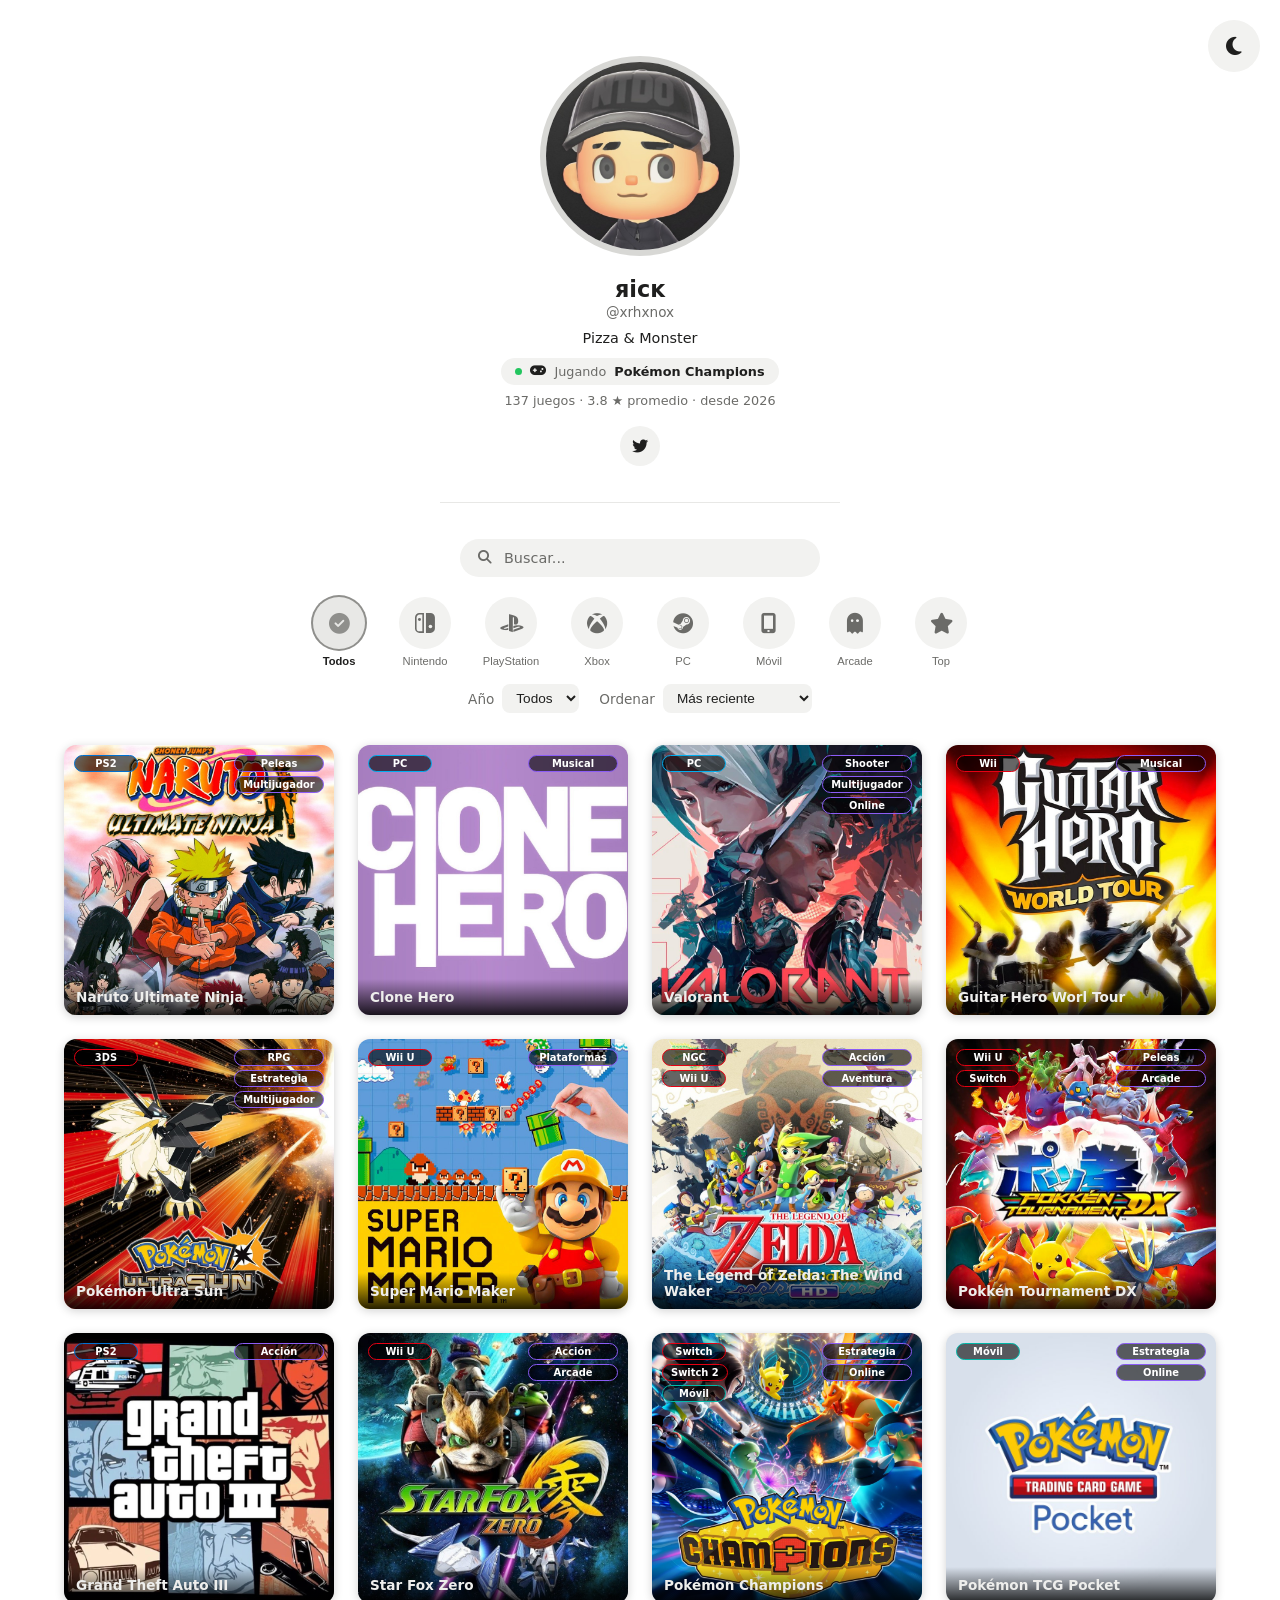
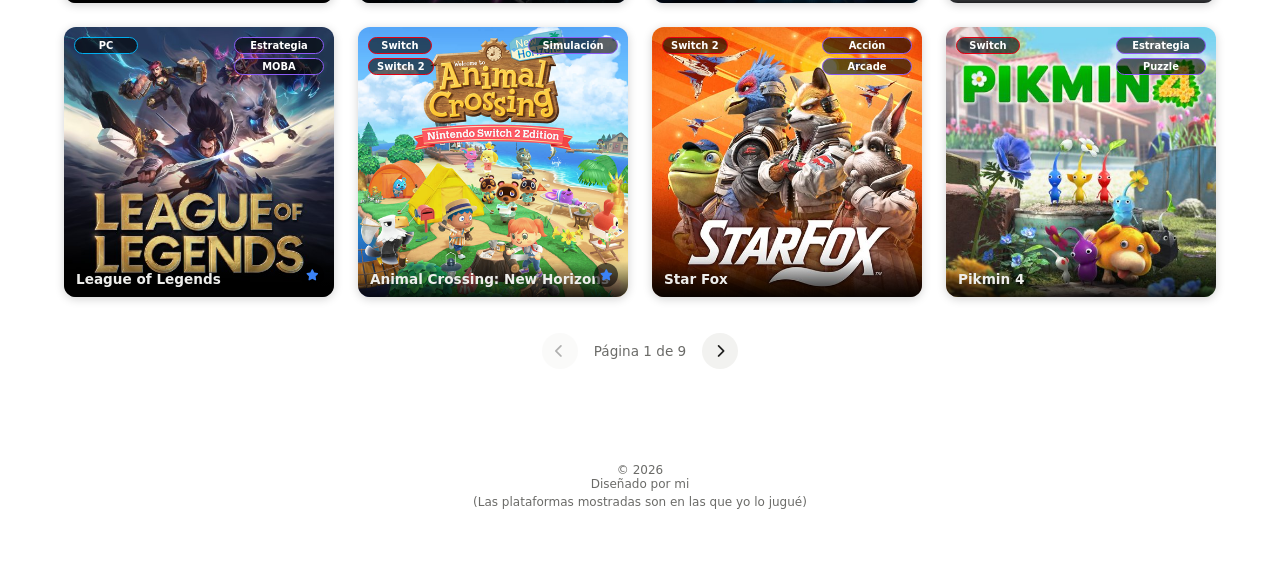
<file: index.html>
<!DOCTYPE html>
<html lang="es">
<head>
  <meta charset="UTF-8">
  <meta name="viewport" content="width=device-width, initial-scale=1.0">
  <title>Rick | Games</title>

  <script>
    (function() {
      var saved = localStorage.getItem("rhxgames_theme");
      var theme = saved || (window.matchMedia("(prefers-color-scheme: light)").matches ? "light" : "dark");
      document.documentElement.setAttribute("data-theme", theme);
    })();
  </script>

  <link rel="icon" href="assets/img/web/favicon.png">
  <link rel="stylesheet" href="css/style.css">
  <link rel="stylesheet" href="https://cdnjs.cloudflare.com/ajax/libs/font-awesome/6.5.1/css/all.min.css">
</head>
<body>

  <button type="button" id="themeToggle" class="icon-btn theme-toggle-fixed" aria-label="Cambiar tema claro/oscuro"></button>

  <header class="profile-header">
    <div class="profile-content">
      <div class="profile-photo-wrap">
        <img src="assets/img/web/profile.png" alt="Rick" class="profile-photo" id="profilePhoto">
      </div>
      <div class="profile-info">
        <h1 class="profile-name">яicᴋ</h1>
        <p class="profile-handle">@xrhxnox</p>
        <p class="profile-bio" id="profileBio">Jugando cosas</p>
        <div class="status-badge" id="statusBadge" hidden></div>
        <p class="profile-stats" id="profileStats" hidden></p>
        <div class="header-actions">
          <a class="icon-btn" href="https://x.com/xrhxnox" target="_blank" rel="noopener" aria-label="Sígueme en X: @xrhxnox">
            <i class="fa-brands fa-twitter"></i>
          </a>
        </div>
      </div>
    </div>
  </header>

  <hr class="section-divider">

  <main>
    <div class="search-bar">
      <i class="fa-solid fa-magnifying-glass"></i>
      <input type="text" id="searchInput" placeholder="Buscar...">
      <button type="button" id="clearSearchBtn" class="clear-search-btn" hidden aria-label="Borrar búsqueda"><i class="fa-solid fa-xmark"></i></button>
    </div>

    <div class="controls">
      <div class="filters" id="filters">
        <button class="filter-btn active" data-filter="todos"><span class="filter-icon"><i class="fa-solid fa-circle-check"></i></span><span class="filter-label">Todos</span></button>
        <button class="filter-btn" data-filter="nintendo"><span class="filter-icon"><i class="switch-icon"><svg viewBox="0 0 24 24" xmlns="http://www.w3.org/2000/svg" aria-hidden="true"><path d="M10.2 2.8 L6.5 2.8 A3.7 3.7 0 0 0 2.8 6.5 L2.8 17.5 A3.7 3.7 0 0 0 6.5 21.2 L10.2 21.2 Z" fill="none" stroke="currentColor" stroke-width="1.6"/><circle cx="6.5" cy="8.5" r="1.5" fill="currentColor"/><path d="M13 2 L17.5 2 A4.5 4.5 0 0 1 22 6.5 L22 17.5 A4.5 4.5 0 0 1 17.5 22 L13 22 Z" fill="currentColor"/><circle cx="17.5" cy="15.5" r="1.8" fill="var(--surface)"/></svg></i></span><span class="filter-label">Nintendo</span></button>
        <button class="filter-btn" data-filter="playstation"><span class="filter-icon"><i class="fa-brands fa-playstation"></i></span><span class="filter-label">PlayStation</span></button>
        <button class="filter-btn" data-filter="xbox"><span class="filter-icon"><i class="fa-brands fa-xbox"></i></span><span class="filter-label">Xbox</span></button>
        <button class="filter-btn" data-filter="pc"><span class="filter-icon"><i class="fa-brands fa-steam"></i></span><span class="filter-label">PC</span></button>
        <button class="filter-btn" data-filter="mobile"><span class="filter-icon"><i class="fa-solid fa-mobile-screen-button"></i></span><span class="filter-label">Móvil</span></button>
        <button class="filter-btn" data-filter="arcade"><span class="filter-icon"><i class="fa-solid fa-ghost"></i></span><span class="filter-label">Arcade</span></button>
        <button class="filter-btn" data-filter="top"><span class="filter-icon"><i class="fa-solid fa-star"></i></span><span class="filter-label">Top</span></button>
      </div>

      <div class="console-filters" id="consoleFilters"></div>

      <div class="selects-row">
        <div class="year-select">
          <label for="year">Año</label>
          <select id="year"></select>
        </div>

        <div class="year-select">
          <label for="sortSelect">Ordenar</label>
          <select id="sortSelect">
            <option value="fecha">Más reciente</option>
            <option value="rating">Mejor calificado</option>
            <option value="rating-asc">Menor calificación</option>
          </select>
        </div>
      </div>
    </div>

    <p class="empty-state" id="emptyState" hidden>Aún no hay nada aqui lol</p>

    <section class="grid" id="grid"></section>

    <div class="pagination" id="pagination"></div>
  </main>

  <footer class="site-footer">
    <p>&copy; <span id="copyrightYear"></span><br>Diseñado por mi</p>
    <p class="footer-note">(Las plataformas mostradas son en las que yo lo jugué)</p>
  </footer>

  <script src="js/utils.js"></script>
  <script src="js/data.js"></script>
  <script src="js/status.js"></script>
  <script src="js/profile.js"></script>
  <script src="js/app.js"></script>
</body>
</html>
</file>
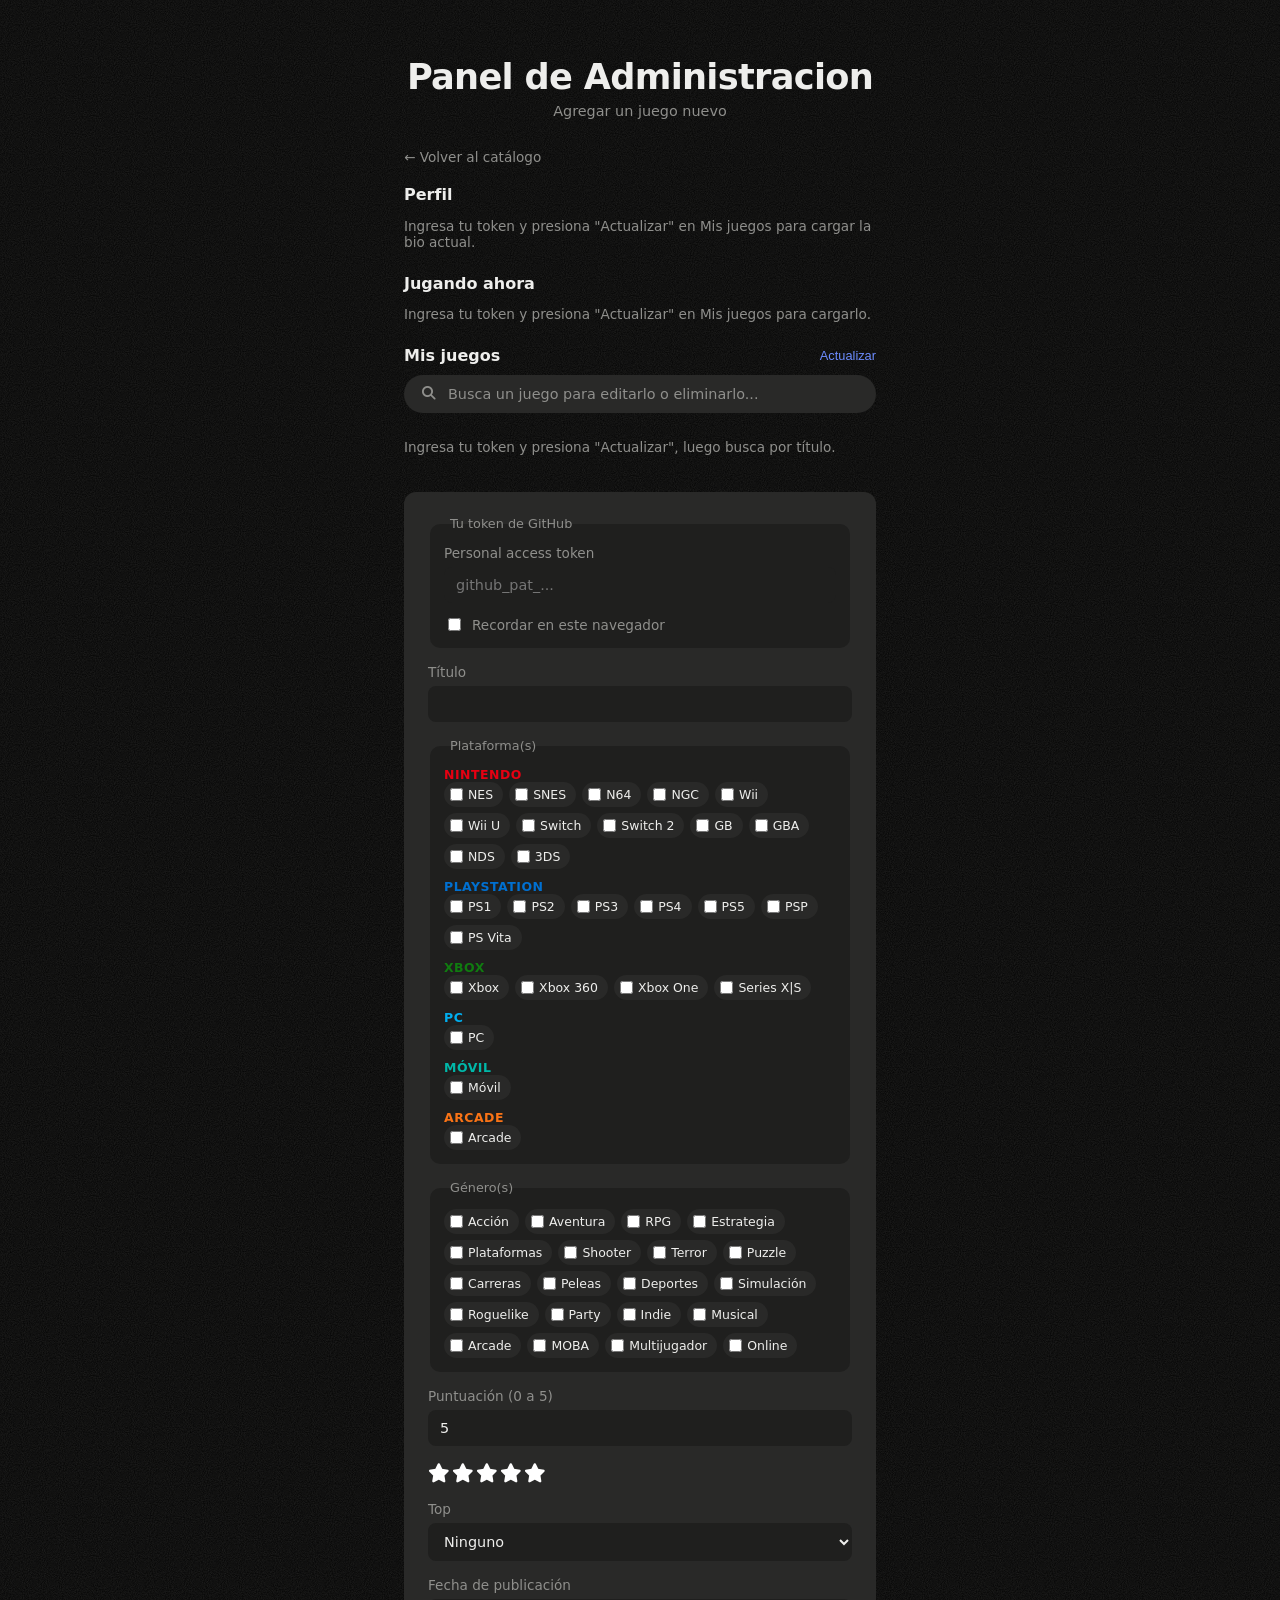
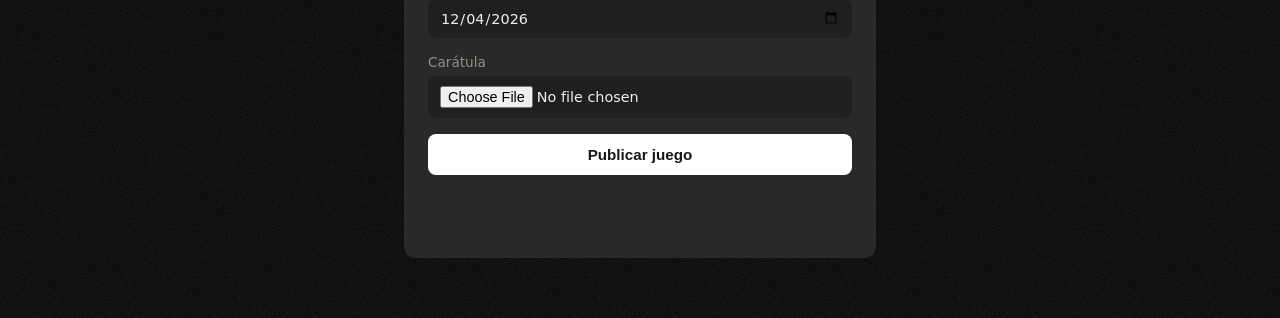
<file: admin.html>
<!DOCTYPE html>
<html lang="es">
<head>
<meta charset="UTF-8">
<meta name="viewport" content="width=device-width, initial-scale=1.0">
<meta name="robots" content="noindex, nofollow">
<title>Admin — Agregar juego</title>
<link rel="stylesheet" href="css/style.css">
<link rel="stylesheet" href="https://cdnjs.cloudflare.com/ajax/libs/font-awesome/6.5.1/css/all.min.css">
</head>
<body>

  <header class="site-header">
    <h1>Panel de Administracion</span></h1>
    <p class="subtitle">Agregar un juego nuevo</p>
  </header>

  <main class="admin-main">
    <a class="back-link" href="index.html">&larr; Volver al catálogo</a>

    <section class="status-section">
      <div class="entries-header">
        <h2>Perfil</h2>
      </div>
      <p class="entries-hint" id="profileFormHint">Ingresa tu token y presiona "Actualizar" en Mis juegos para cargar la bio actual.</p>
      <div class="status-form" id="profileForm" hidden>
        <input type="text" id="profileBioInput" placeholder="Bio del perfil" maxlength="120">
        <label>
          Foto de perfil nueva (opcional)
          <input type="file" id="profileFotoInput" accept="image/*">
        </label>
        <div class="status-form-actions">
          <button type="button" id="saveProfileBtn" class="text-btn">Guardar perfil</button>
        </div>
        <p class="status" id="profileFormStatus"></p>
      </div>
    </section>

    <section class="status-section">
      <div class="entries-header">
        <h2>Jugando ahora</h2>
      </div>
      <p class="entries-hint" id="statusFormHint">Ingresa tu token y presiona "Actualizar" en Mis juegos para cargarlo.</p>
      <div class="status-form" id="statusForm" hidden>
        <input type="text" id="statusTitulo" placeholder="¿Qué estás jugando?">
        <div class="status-form-actions">
          <button type="button" id="saveStatusBtn" class="text-btn">Guardar estado</button>
          <button type="button" id="clearStatusBtn" class="text-btn danger-text-btn">Quitar estado</button>
        </div>
        <p class="status" id="statusFormStatus"></p>
      </div>
    </section>

    <section class="entries-section">
      <div class="entries-header">
        <h2>Mis juegos</h2>
        <button type="button" id="refreshEntriesBtn" class="text-btn">Actualizar</button>
      </div>
      <div class="search-bar entries-search-bar">
        <i class="fa-solid fa-magnifying-glass"></i>
        <input type="text" id="entriesSearchInput" placeholder="Busca un juego para editarlo o eliminarlo...">
      </div>
      <div class="entries-list" id="entriesList">
        <p class="entries-hint">Ingresa tu token y presiona "Actualizar", luego busca por título.</p>
      </div>
    </section>

    <div class="success-banner" id="successBanner" hidden>
      <p id="successMessage"></p>
      <button type="button" id="addAnotherBtn">+ Agregar otro juego</button>
    </div>

    <form class="admin-form" id="addForm">
      <div class="edit-banner" id="editBanner" hidden>
        Editando <strong id="editingTitle"></strong>
        <button type="button" id="cancelEditBtn">Cancelar</button>
      </div>

      <fieldset>
        <legend>Tu token de GitHub</legend>
        <label>
          Personal access token
          <input type="password" id="token" placeholder="github_pat_..." autocomplete="off" required>
        </label>
        <label class="checkbox-row">
          <input type="checkbox" id="rememberToken">
          Recordar en este navegador
        </label>
      </fieldset>

      <label>
        Título
        <input type="text" id="titulo" required>
      </label>

      <fieldset id="platformFieldset">
        <legend>Plataforma(s)</legend>
        <div class="platform-picker" id="platformPicker"></div>
      </fieldset>

      <fieldset id="genreFieldset">
        <legend>Género(s)</legend>
        <div class="platform-options" id="genrePicker"></div>
      </fieldset>

      <label>
        Puntuación (0 a 5)
        <input type="number" id="puntuacion" min="0" max="5" step="0.5" value="5" required>
      </label>
      <div class="rating-preview" id="ratingPreview"></div>

      <label>
        Top
        <select id="top">
          <option value="">Ninguno</option>
          <option value="top5">★ Top 5</option>
          <option value="top15">★ Top 15</option>
        </select>
      </label>

      <label>
        Fecha de publicación
        <input type="date" id="fecha" required>
      </label>

      <label>
        Carátula
        <input type="file" id="imagen" accept="image/*" required>
      </label>
      <p class="current-image-hint" id="currentImageHint" hidden></p>

      <button type="submit" id="submitBtn">Publicar juego</button>
      <p class="status" id="status"></p>
    </form>
  </main>

  <script src="js/utils.js"></script>
  <script src="js/admin.js"></script>
</body>
</html>
</file>
<file: css/style.css>
:root {
  --bg: #1f1f1e;
  --surface: #292928;
  --surface-hover: #323231;
  --text: #eeeeec;
  --text-dim: #8f8f8c;
  --accent: #6c8cff;
  --star: #ffffff;
  --star-dim: #45453f;
  --radius: 12px;

  --plat-nintendo: #e60012;
  --plat-playstation: #0070d1;
  --plat-xbox: #107c10;
  --plat-pc: #00aeef;
  --plat-mobile: #00b8a9;
  --plat-arcade: #f97316;
  --genre-color: #8b5cf6;

  --photo-border: #3a3a38;
  --overlay-text: #eeeeec;
  --overlay-text-dim: #8f8f8c;
  --todos-accent: #ffffff;
  --grain: url("data:image/svg+xml,%3Csvg xmlns='http://www.w3.org/2000/svg' width='200' height='200'%3E%3Cfilter id='n'%3E%3CfeTurbulence type='fractalNoise' baseFrequency='0.85' numOctaves='3' stitchTiles='stitch'/%3E%3CfeColorMatrix type='matrix' values='0 0 0 0 0 0 0 0 0 0 0 0 0 0 0 0 0 0 0.9 0'/%3E%3C/filter%3E%3Crect width='100%25' height='100%25' filter='url(%23n)'/%3E%3C/svg%3E");
}

:root[data-theme="light"] {
  --bg: #ffffff;
  --surface: #f2f2f0;
  --surface-hover: #e8e8e6;
  --text: #1f1f1e;
  --text-dim: #6b6b68;
  --photo-border: #d8d8d5;
  --todos-accent: #8f8f8c;
  --grain: none;
}

* { box-sizing: border-box; }

[hidden] { display: none !important; }

html, body {
  margin: 0;
  padding: 0;
  background-color: var(--bg);
  background-image: var(--grain);
  background-repeat: repeat;
  background-size: 180px 180px;
  color: var(--text);
  font-family: "Segoe UI", system-ui, -apple-system, sans-serif;
}

body {
  animation: fadeIn 1.5s ease;
}

@keyframes fadeIn {
  from { opacity: 0; }
  to { opacity: 1; }
}

@media (prefers-reduced-motion: reduce) {
  body {
    animation: none;
  }
}

.site-header {
  text-align: center;
  padding: 56px 20px 28px;
}

.site-header h1 {
  margin: 0;
  font-size: 2.2rem;
  font-weight: 700;
  letter-spacing: -0.02em;
}

.site-header h1 span {
  color: var(--accent);
}

.subtitle {
  color: var(--text-dim);
  margin: 6px 0 0;
  font-size: 0.9rem;
}

.profile-header {
  text-align: center;
  padding: 56px 20px 0;
}

.profile-content {
  display: flex;
  flex-direction: column;
  align-items: center;
  justify-content: center;
  gap: 20px;
  max-width: 700px;
  margin: 0 auto;
}

.profile-info {
  text-align: center;
}

.profile-photo-wrap {
  position: relative;
  border-radius: 50%;
  flex-shrink: 0;
}

.profile-photo-wrap::before,
.profile-photo-wrap::after {
  content: "";
  position: absolute;
  inset: 0;
  border-radius: 50%;
  border: 2px solid var(--photo-border);
  opacity: 0;
  animation: echoPulse 2.5s ease-out infinite;
  pointer-events: none;
}

.profile-photo-wrap::after {
  animation-delay: 1.25s;
}

@keyframes echoPulse {
  0% {
    transform: scale(1);
    opacity: 0.5;
  }
  100% {
    transform: scale(1.12);
    opacity: 0;
  }
}

@media (prefers-reduced-motion: reduce) {
  .profile-photo-wrap::before,
  .profile-photo-wrap::after {
    animation: none;
  }
}

.profile-photo {
  width: 200px;
  height: 200px;
  max-width: 55vw;
  max-height: 55vw;
  border-radius: 50%;
  border: 6px solid var(--photo-border);
  object-fit: cover;
  display: block;
}

.profile-name {
  margin: 0;
  font-size: 1.4rem;
  font-weight: 700;
}

.profile-handle {
  margin: 2px 0 0;
  color: var(--text-dim);
  font-size: 0.85rem;
}

.profile-bio {
  margin: 10px 0 0;
  font-size: 0.9rem;
  color: var(--text);
}

.profile-stats {
  margin: 8px 0 18px;
  font-size: 0.8rem;
  color: var(--text-dim);
}

.status-badge {
  display: inline-flex;
  align-items: center;
  gap: 8px;
  margin: 12px 0 0;
  padding: 6px 14px;
  background: var(--surface);
  border-radius: 999px;
  font-size: 0.8rem;
  color: var(--text);
}

.status-badge .status-dot {
  width: 7px;
  height: 7px;
  border-radius: 50%;
  background: #22c55e;
  animation: statusPulse 1.8s ease-in-out infinite;
  flex-shrink: 0;
}

.status-badge .status-verb {
  color: var(--text-dim);
}

.status-badge .status-title {
  font-weight: 600;
}

@keyframes statusPulse {
  0%, 100% { opacity: 1; }
  50% { opacity: 0.3; }
}

@media (prefers-reduced-motion: reduce) {
  .status-badge .status-dot {
    animation: none;
  }
}

.header-actions {
  display: flex;
  align-items: center;
  justify-content: center;
  gap: 10px;
}

.icon-btn {
  display: inline-flex;
  align-items: center;
  justify-content: center;
  width: 40px;
  height: 40px;
  background: var(--surface);
  color: var(--text);
  text-decoration: none;
  border: none;
  border-radius: 50%;
  font-size: 1rem;
  cursor: pointer;
  transition: background 0.15s ease;
}

.theme-toggle-fixed {
  position: fixed;
  top: 20px;
  right: 20px;
  z-index: 10;
  width: 52px;
  height: 52px;
  font-size: 1.3rem;
}

.icon-btn:hover {
  background: var(--surface-hover);
}

.section-divider {
  width: 33%;
  max-width: 400px;
  margin: 36px auto;
  border: none;
  border-top: 1px solid var(--surface-hover);
}

main {
  max-width: 1200px;
  margin: 0 auto;
  padding: 0 24px 60px;
}

.search-bar {
  display: flex;
  align-items: center;
  gap: 10px;
  background: var(--surface);
  border-radius: 999px;
  padding: 10px 18px;
  margin: 0 auto 20px;
  max-width: 360px;
}

.search-bar i {
  color: var(--text-dim);
  font-size: 0.85rem;
}

.search-bar input {
  background: transparent;
  border: none;
  outline: none;
  color: var(--text);
  font-size: 0.9rem;
  font-family: inherit;
  width: 100%;
}

.search-bar input::placeholder {
  color: var(--text-dim);
}

.clear-search-btn {
  display: flex;
  align-items: center;
  justify-content: center;
  background: none;
  border: none;
  padding: 0;
  cursor: pointer;
  flex-shrink: 0;
}

.clear-search-btn:hover i {
  color: var(--text);
}

.controls {
  display: flex;
  flex-direction: column;
  align-items: center;
  justify-content: center;
  gap: 16px;
  margin-bottom: 32px;
}

.filters {
  display: flex;
  flex-wrap: wrap;
  justify-content: center;
  gap: 18px;
}

.console-filters {
  display: flex;
  flex-wrap: wrap;
  justify-content: center;
  gap: 8px;
  max-width: 640px;
}

.console-filter-btn {
  background: var(--surface);
  color: var(--text-dim);
  border: 1px solid transparent;
  border-radius: 999px;
  padding: 5px 12px;
  font-size: 0.75rem;
  font-family: inherit;
  cursor: pointer;
  text-align: center;
  width: var(--console-filter-width, auto);
  transition: color 0.15s ease, border-color 0.15s ease;
}

.console-filter-btn:hover,
.console-filter-btn.active {
  color: var(--platform-color, var(--text));
  border-color: var(--platform-color, var(--text-dim));
}

.filter-btn {
  display: flex;
  flex-direction: column;
  align-items: center;
  gap: 6px;
  width: 68px;
  background: none;
  border: none;
  color: var(--text-dim);
  padding: 0;
  cursor: pointer;
}

.filter-icon {
  display: flex;
  align-items: center;
  justify-content: center;
  width: 52px;
  height: 52px;
  border-radius: 50%;
  background: var(--surface);
  font-size: 1.3rem;
  transition: background 0.15s ease, transform 0.15s ease;
}

.filter-label {
  font-size: 0.7rem;
  line-height: 1.2;
  text-align: center;
}

.filter-btn:hover .filter-icon {
  background: var(--surface-hover);
  transform: translateY(-2px);
}

.filter-btn:hover .filter-label {
  color: var(--text);
}

.filter-btn i {
  color: var(--text-dim);
  transition: color 0.15s ease;
}

.switch-icon {
  display: inline-flex;
  align-items: center;
  justify-content: center;
}

.switch-icon svg {
  width: 1.15em;
  height: 1.15em;
  display: block;
}

.filter-btn[data-filter="todos"]:hover i, .filter-btn[data-filter="todos"].active i { color: var(--todos-accent); }
.filter-btn[data-filter="nintendo"]:hover i, .filter-btn[data-filter="nintendo"].active i { color: var(--plat-nintendo); }
.filter-btn[data-filter="playstation"]:hover i, .filter-btn[data-filter="playstation"].active i { color: var(--plat-playstation); }
.filter-btn[data-filter="xbox"]:hover i, .filter-btn[data-filter="xbox"].active i { color: var(--plat-xbox); }
.filter-btn[data-filter="pc"]:hover i, .filter-btn[data-filter="pc"].active i { color: var(--plat-pc); }
.filter-btn[data-filter="mobile"]:hover i, .filter-btn[data-filter="mobile"].active i { color: var(--plat-mobile); }
.filter-btn[data-filter="arcade"]:hover i, .filter-btn[data-filter="arcade"].active i { color: var(--plat-arcade); }
.filter-btn[data-filter="top"]:hover i, .filter-btn[data-filter="top"].active i { color: #facc15; }

.filter-btn.active {
  color: var(--text);
  font-weight: 600;
}

.filter-btn.active .filter-icon {
  background: var(--surface-hover);
  box-shadow: 0 0 0 2px var(--accent);
}

.filter-btn[data-filter="todos"].active .filter-icon { box-shadow: 0 0 0 2px var(--todos-accent); }
.filter-btn[data-filter="nintendo"].active .filter-icon { box-shadow: 0 0 0 2px var(--plat-nintendo); }
.filter-btn[data-filter="playstation"].active .filter-icon { box-shadow: 0 0 0 2px var(--plat-playstation); }
.filter-btn[data-filter="xbox"].active .filter-icon { box-shadow: 0 0 0 2px var(--plat-xbox); }
.filter-btn[data-filter="pc"].active .filter-icon { box-shadow: 0 0 0 2px var(--plat-pc); }
.filter-btn[data-filter="mobile"].active .filter-icon { box-shadow: 0 0 0 2px var(--plat-mobile); }
.filter-btn[data-filter="arcade"].active .filter-icon { box-shadow: 0 0 0 2px var(--plat-arcade); }
.filter-btn[data-filter="top"].active .filter-icon { box-shadow: 0 0 0 2px #facc15; }

.selects-row {
  display: flex;
  flex-wrap: wrap;
  justify-content: center;
  gap: 20px;
}

.year-select {
  display: flex;
  align-items: center;
  gap: 8px;
  color: var(--text-dim);
  font-size: 0.85rem;
}

.year-select select {
  background: var(--surface);
  color: var(--text);
  border: none;
  border-radius: 8px;
  padding: 6px 10px;
  font-size: 0.85rem;
}

.empty-state {
  color: var(--text-dim);
  text-align: center;
  padding: 60px 0;
}

.grid {
  display: grid;
  grid-template-columns: repeat(auto-fill, minmax(240px, 1fr));
  gap: 24px;
}

.pagination {
  display: flex;
  align-items: center;
  justify-content: center;
  gap: 16px;
  margin-top: 36px;
}

.pagination button {
  background: var(--surface);
  color: var(--text);
  border: none;
  border-radius: 999px;
  width: 36px;
  height: 36px;
  font-size: 0.85rem;
  cursor: pointer;
  transition: background 0.15s ease;
}

.pagination button:hover:not(:disabled) {
  background: var(--surface-hover);
}

.pagination button:disabled {
  opacity: 0.35;
  cursor: default;
}

.pagination .page-label {
  color: var(--text-dim);
  font-size: 0.85rem;
}

.card {
  position: relative;
  border-radius: var(--radius);
  overflow: hidden;
  background: var(--surface);
  aspect-ratio: 1 / 1;
  cursor: default;
  box-shadow: 0 2px 10px rgba(0, 0, 0, 0.18);
}

.card img {
  width: 100%;
  height: 100%;
  object-fit: cover;
  display: block;
  transition: transform 0.3s ease;
}

.card:hover img {
  transform: scale(1.06);
}

.platform-tags {
  position: absolute;
  top: 10px;
  left: 10px;
  z-index: 2;
  display: flex;
  flex-direction: column;
  align-items: flex-start;
  gap: 4px;
}

.genre-tags {
  position: absolute;
  top: 10px;
  right: 10px;
  z-index: 2;
  display: flex;
  flex-direction: column;
  align-items: flex-end;
  gap: 4px;
}

.platform-tag {
  background: rgba(0, 0, 0, 0.6);
  color: #ffffff;
  border: 1px solid var(--platform-color, #9aa1ac);
  font-size: 0.62rem;
  font-weight: 700;
  padding: 2px 8px;
  border-radius: 999px;
  white-space: nowrap;
  min-width: 64px;
  text-align: center;
}

.platform-tag.genre-tag {
  border-color: var(--genre-color);
  width: var(--genre-tag-width, auto);
  min-width: 0;
}

.card .title-bar {
  position: absolute;
  left: 0; right: 0; bottom: 0;
  padding: 10px 12px;
  font-size: 0.85rem;
  font-weight: 600;
  background: linear-gradient(to top, rgba(0,0,0,0.85), transparent);
  color: var(--overlay-text);
  z-index: 1;
}

.top-badge {
  position: absolute;
  bottom: 10px;
  right: 10px;
  z-index: 2;
  width: 24px;
  height: 24px;
  border-radius: 50%;
  background: rgba(0, 0, 0, 0.6);
  display: flex;
  align-items: center;
  justify-content: center;
  font-size: 0.7rem;
  cursor: default;
}

.top-badge.top5 { color: #facc15; }
.top-badge.top15 { color: #3b82f6; }

.card .overlay {
  position: absolute;
  inset: 0;
  background: rgba(15, 15, 14, 0.94);
  padding: 16px;
  display: flex;
  flex-direction: column;
  justify-content: center;
  gap: 12px;
  opacity: 0;
  pointer-events: none;
  transition: opacity 0.15s ease;
  z-index: 3;
}

.card:hover .overlay,
.card:focus-within .overlay {
  opacity: 1;
  pointer-events: auto;
}

.overlay .overlay-top {
  display: flex;
  align-items: center;
  gap: 5px;
  font-size: 0.75rem;
  font-weight: 700;
  letter-spacing: 0.02em;
}

.overlay .overlay-top.top5 { color: #facc15; }
.overlay .overlay-top.top15 { color: #3b82f6; }

.overlay .overlay-title {
  font-size: 0.95rem;
  font-weight: 700;
  line-height: 1.25;
  color: var(--overlay-text);
}

.overlay .stars {
  display: flex;
  align-items: center;
  gap: 2px;
  font-size: 1.4rem;
  letter-spacing: 1px;
}

.overlay .stars .filled { color: var(--star); }
.overlay .stars .empty { color: var(--star-dim); }

.overlay .stars .rating-number {
  margin-left: 6px;
  font-size: 0.75rem;
  letter-spacing: normal;
  color: var(--overlay-text-dim);
}

.overlay .platform-tags {
  position: static;
  flex-direction: row;
  flex-wrap: wrap;
  align-items: flex-start;
}

.overlay .fecha {
  font-size: 0.7rem;
  color: var(--overlay-text-dim);
  opacity: 0.7;
}

.site-footer {
  text-align: center;
  color: var(--text-dim);
  font-size: 0.75rem;
  padding: 30px 0 50px;
}

.site-footer p {
  margin: 4px 0;
}

.site-footer code {
  background: var(--surface);
  padding: 2px 6px;
  border-radius: 4px;
}

.site-footer a {
  color: var(--accent);
  text-decoration: none;
}

.site-footer a:hover {
  text-decoration: underline;
}

.admin-main {
  max-width: 520px;
  margin: 0 auto;
  padding: 0 24px 60px;
}

.entries-section {
  margin-bottom: 24px;
}

.entries-header {
  display: flex;
  align-items: center;
  justify-content: space-between;
  margin-bottom: 10px;
}

.entries-header h2 {
  font-size: 1rem;
  margin: 0;
}

.entries-search-bar {
  max-width: none;
  margin: 0 0 12px;
}

.text-btn {
  background: none;
  border: none;
  color: var(--accent);
  font-size: 0.8rem;
  cursor: pointer;
  padding: 0;
}

.danger-text-btn {
  color: #ff6c6c;
}

.status-section {
  margin-bottom: 24px;
}

.status-form {
  display: flex;
  flex-direction: column;
  gap: 10px;
  background: var(--surface);
  border-radius: 10px;
  padding: 14px;
}

.status-form select,
.status-form input[type="text"],
.status-form input[type="file"] {
  background: var(--bg);
  color: var(--text);
  border: none;
  border-radius: 8px;
  padding: 8px 10px;
  font-size: 0.85rem;
  font-family: inherit;
}

.status-form label {
  display: flex;
  flex-direction: column;
  gap: 6px;
  font-size: 0.8rem;
  color: var(--text-dim);
}

.status-form-actions {
  display: flex;
  align-items: center;
  gap: 16px;
}

.entries-hint {
  color: var(--text-dim);
  font-size: 0.85rem;
}

.entries-list {
  display: flex;
  flex-direction: column;
  gap: 8px;
}

.entry-row {
  display: flex;
  align-items: center;
  gap: 10px;
  background: var(--surface);
  border-radius: 10px;
  padding: 8px 10px;
}

.entry-row img {
  width: 40px;
  height: 40px;
  object-fit: cover;
  border-radius: 6px;
  flex-shrink: 0;
}

.entry-row .entry-info {
  flex: 1;
  min-width: 0;
}

.entry-row .entry-title {
  font-size: 0.85rem;
  font-weight: 600;
  white-space: nowrap;
  overflow: hidden;
  text-overflow: ellipsis;
}

.entry-row .entry-category {
  font-size: 0.7rem;
  color: var(--text-dim);
}

.entry-row button {
  background: none;
  border: none;
  color: var(--text-dim);
  cursor: pointer;
  font-size: 0.9rem;
  padding: 6px;
  flex-shrink: 0;
}

.entry-row button:hover {
  color: var(--text);
}

.entry-row button.delete-btn:hover {
  color: #ff6c6c;
}

.edit-banner {
  background: rgba(108, 140, 255, 0.12);
  border-radius: 10px;
  padding: 10px 14px;
  font-size: 0.85rem;
  display: flex;
  align-items: center;
  gap: 10px;
}

.edit-banner button {
  margin-left: auto;
  background: var(--surface-hover);
  border: none;
  color: var(--text);
  border-radius: 999px;
  padding: 4px 12px;
  font-size: 0.78rem;
  cursor: pointer;
}

.current-image-hint {
  margin: -10px 0 0;
  font-size: 0.78rem;
  color: var(--text-dim);
}

.admin-form {
  display: flex;
  flex-direction: column;
  gap: 16px;
  background: var(--surface);
  border: none;
  border-radius: var(--radius);
  padding: 24px;
}

.admin-form label {
  display: flex;
  flex-direction: column;
  gap: 6px;
  font-size: 0.85rem;
  color: var(--text-dim);
}

.admin-form input[type="text"],
.admin-form input[type="password"],
.admin-form input[type="date"],
.admin-form input[type="number"],
.admin-form input[type="file"],
.admin-form select {
  background: var(--bg);
  color: var(--text);
  border: none;
  border-radius: 8px;
  padding: 10px 12px;
  font-size: 0.9rem;
  font-family: inherit;
}

.admin-form .checkbox-row {
  flex-direction: row;
  align-items: center;
  gap: 8px;
}

.admin-form .checkbox-row input {
  width: auto;
}

.admin-form .rating-preview {
  font-size: 1.2rem;
  letter-spacing: 2px;
}

.admin-form .rating-preview .filled { color: var(--star); }
.admin-form .rating-preview .empty { color: var(--star-dim); }

.admin-form button {
  background: #ffffff;
  color: #16171b;
  border: none;
  border-radius: 8px;
  padding: 12px;
  font-size: 0.95rem;
  font-weight: 700;
  cursor: pointer;
}

.admin-form button:disabled {
  opacity: 0.5;
  cursor: default;
}

.admin-form fieldset {
  border: none;
  background: var(--bg);
  border-radius: 10px;
  padding: 14px;
  display: flex;
  flex-direction: column;
  gap: 12px;
}

.admin-form fieldset[hidden] {
  display: none;
}

.admin-form legend {
  padding: 0 6px;
  color: var(--text-dim);
  font-size: 0.8rem;
}

.platform-picker {
  display: flex;
  flex-direction: column;
  gap: 10px;
}

.platform-picker .platform-group-label {
  font-size: 0.78rem;
  font-weight: 700;
  text-transform: uppercase;
  letter-spacing: 0.04em;
}

.platform-options {
  display: flex;
  flex-wrap: wrap;
  gap: 6px;
}

.platform-options label {
  flex-direction: row;
  align-items: center;
  gap: 5px;
  background: var(--surface);
  border-radius: 999px;
  padding: 5px 10px 5px 6px;
  font-size: 0.78rem;
  color: var(--text);
  cursor: pointer;
}

.platform-options input {
  width: auto;
  margin: 0;
}

.status {
  font-size: 0.85rem;
  color: var(--text-dim);
  min-height: 1.2em;
}

.status.error {
  color: #ff6c6c;
}

.back-link {
  display: inline-block;
  margin-bottom: 20px;
  color: var(--text-dim);
  text-decoration: none;
  font-size: 0.85rem;
}

.back-link:hover {
  color: var(--accent);
}

.success-banner {
  background: rgba(108, 255, 176, 0.1);
  border: none;
  border-radius: var(--radius);
  padding: 20px;
  margin-bottom: 20px;
  display: flex;
  flex-direction: column;
  gap: 14px;
}

.success-banner p {
  margin: 0;
  color: var(--text);
  font-size: 0.9rem;
  line-height: 1.5;
}

.success-banner button {
  align-self: flex-start;
  background: #ffffff;
  color: #16171b;
  border: none;
  border-radius: 8px;
  padding: 10px 16px;
  font-size: 0.85rem;
  font-weight: 700;
  cursor: pointer;
}

@media (max-width: 640px) {
  .search-bar {
    max-width: none;
    margin-left: auto;
    margin-right: auto;
  }
}

@media (max-width: 480px) {
  .grid {
    grid-template-columns: repeat(2, 1fr);
    gap: 10px;
  }
  .site-header h1 { font-size: 1.8rem; }
  .overlay .stars {
    font-size: 0.85rem;
    gap: 1px;
  }
  .overlay .stars .rating-number {
    margin-left: 3px;
    font-size: 0.65rem;
  }
}
</file>
